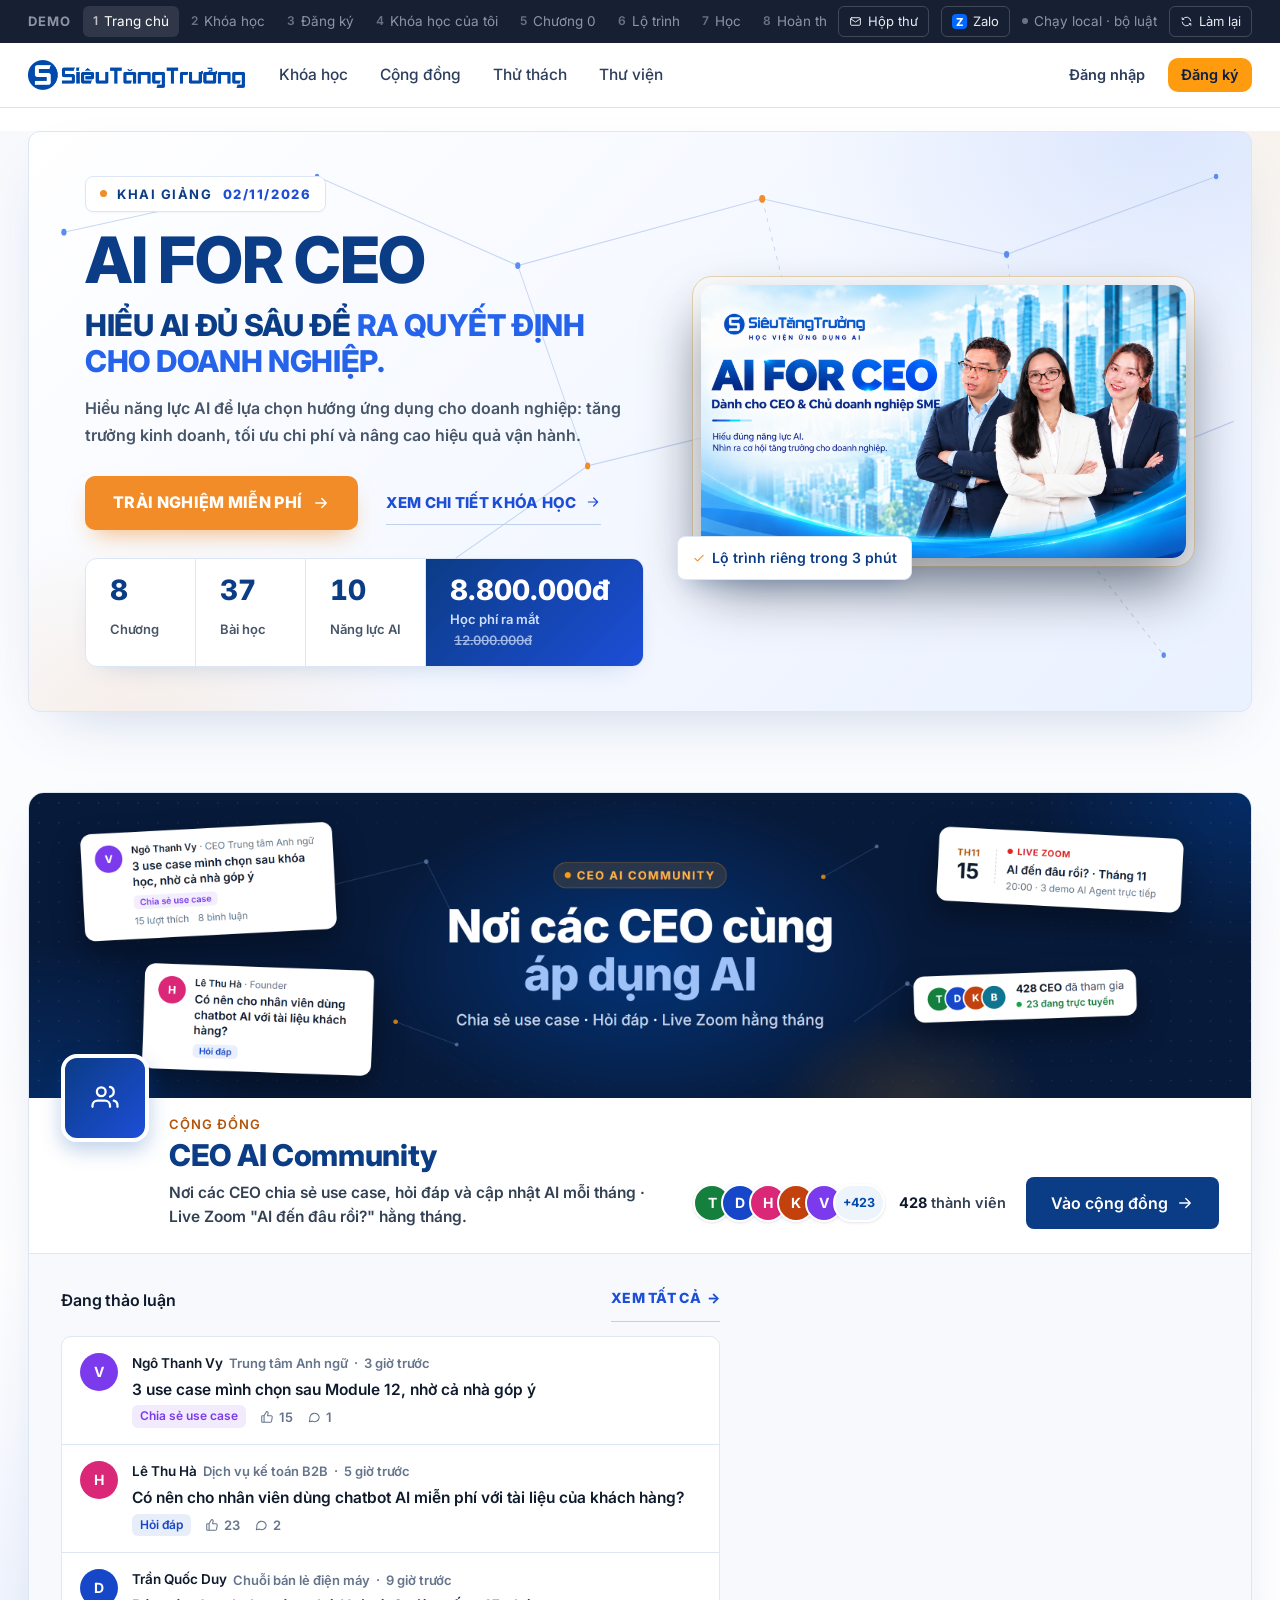
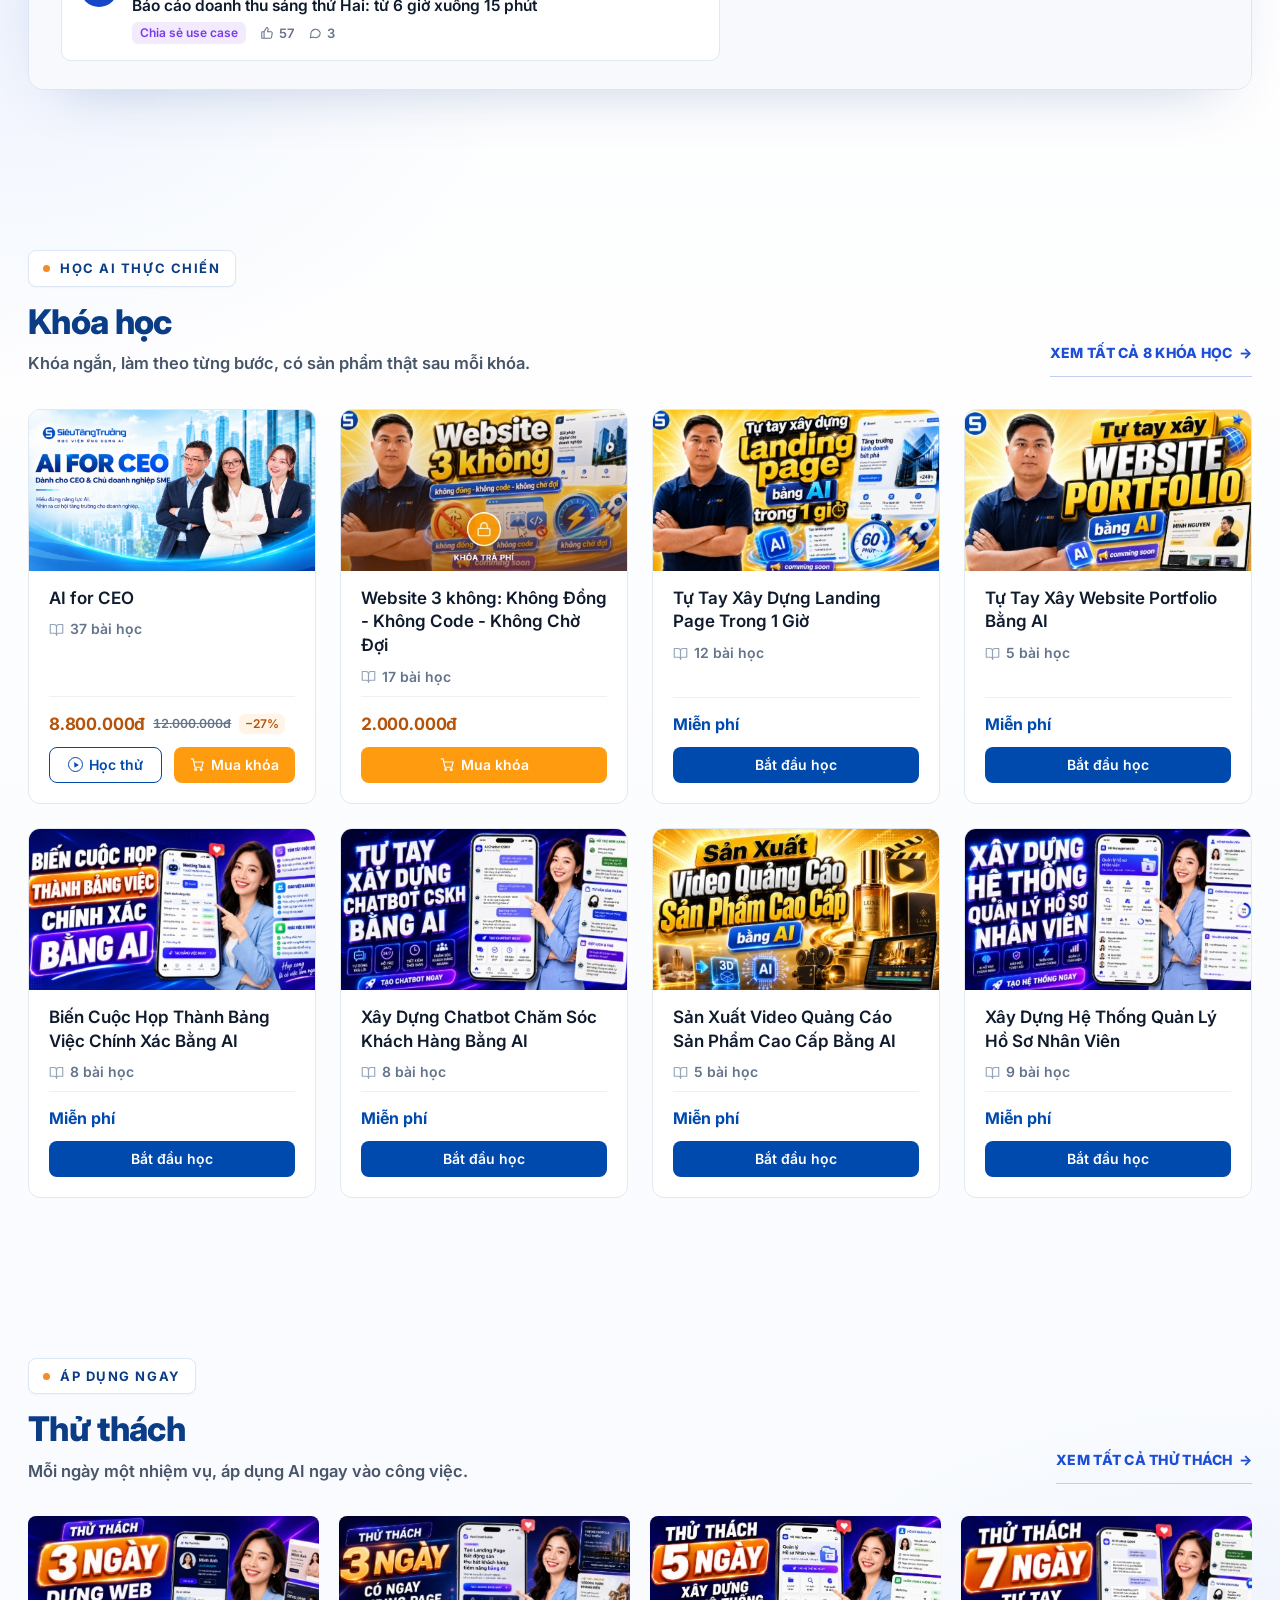
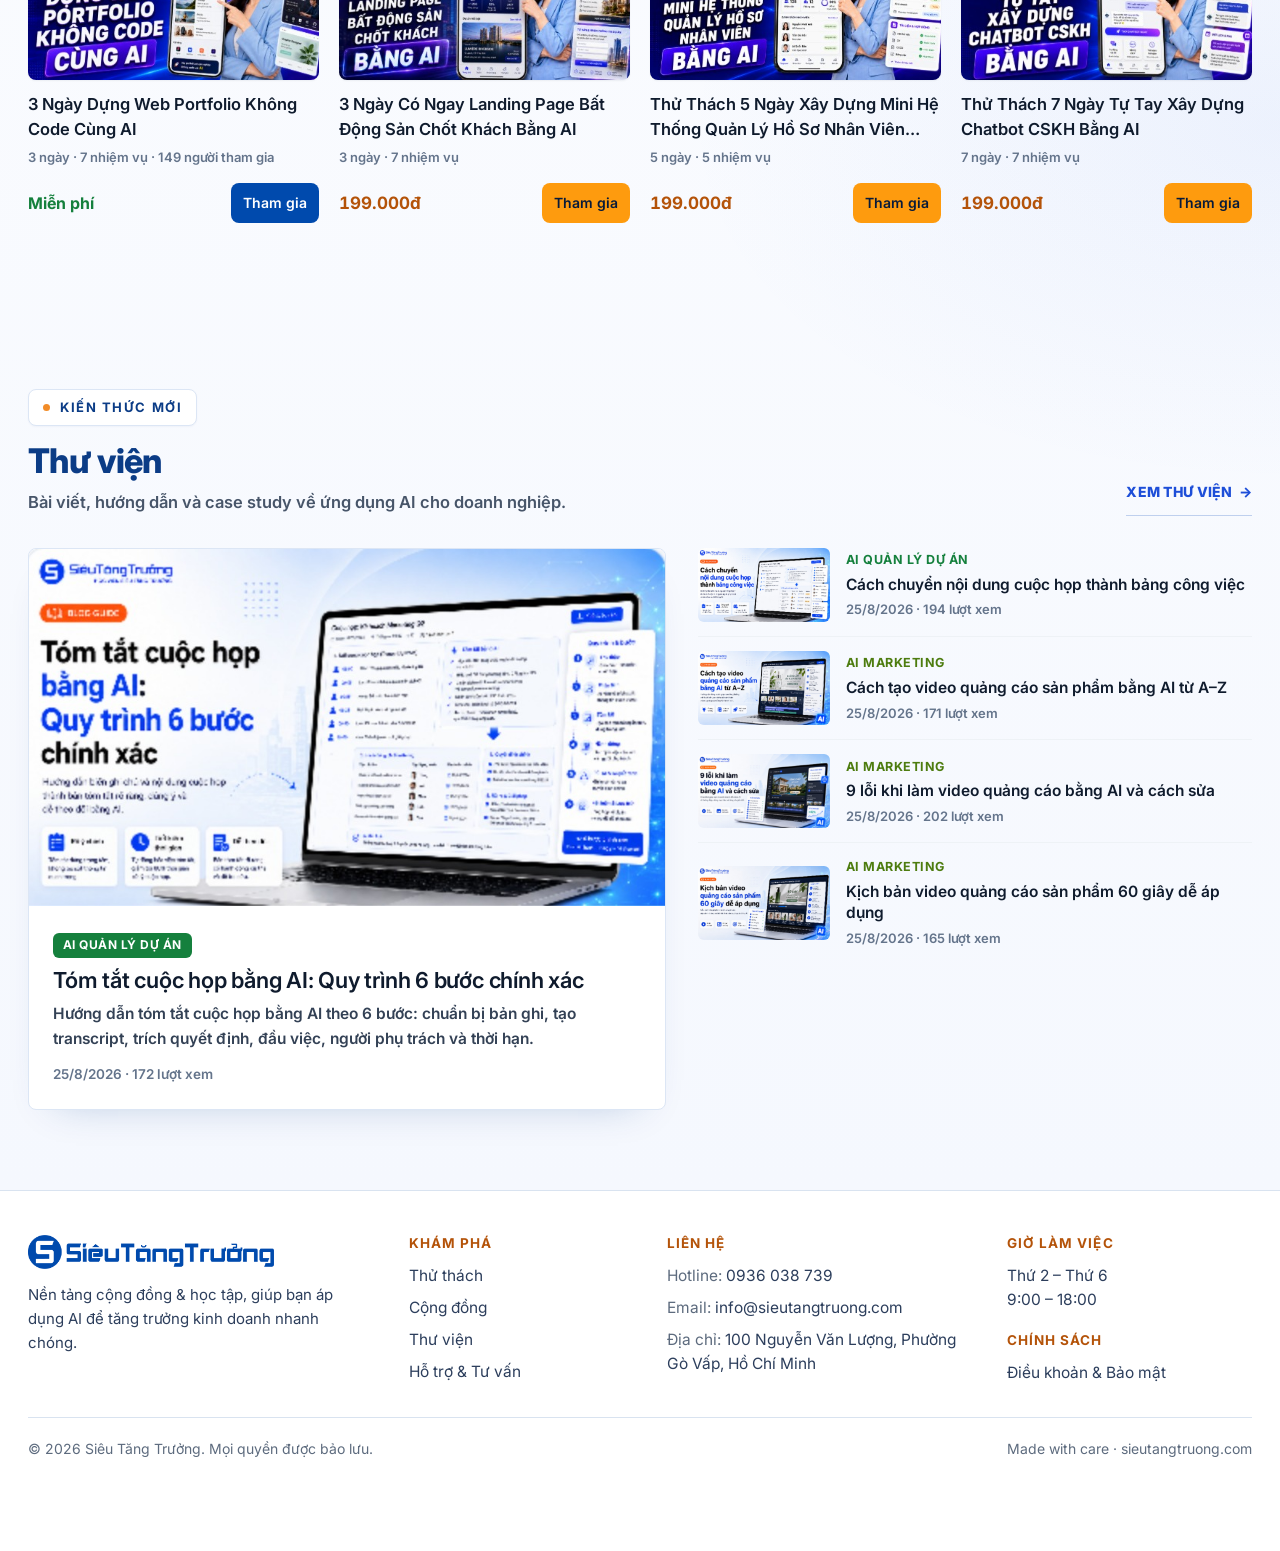
<file: index.html>
<!doctype html>
<html lang="vi">
<head>
<meta charset="utf-8">
<meta name="viewport" content="width=device-width,initial-scale=1,viewport-fit=cover">
<title>Hành trình AI for CEO</title>
<link rel="preconnect" href="https://fonts.googleapis.com">
<link rel="preconnect" href="https://fonts.gstatic.com" crossorigin>
<link rel="stylesheet" href="https://fonts.googleapis.com/css2?family=Inter:wght@400..800&family=Roboto:wght@400..800&display=swap">
<link rel="stylesheet" href="css/style.css">
</head>
<body>
<div id="app"></div>
<div id="toast" role="status" aria-live="polite"></div>

<!-- Thứ tự nạp quan trọng: dữ liệu → logic → giao diện → khởi động -->
<script src="js/data.js"></script>      <!-- nội dung khóa học: module, bài tập, giá -->
<script src="js/planner.js"></script>   <!-- chia bài học, cá nhân hóa lộ trình, AI -->
<script src="js/chatbot.js"></script>   <!-- chatbot onboarding + AI Learning Assistant -->
<script src="js/email.js"></script>     <!-- email tự động: xác nhận đăng ký (hộp thư mô phỏng) -->
<script src="js/dashboard.js"></script> <!-- Dashboard: bản đồ năng lực, hành trình, chia sẻ Facebook -->
<script src="js/remind.js"></script>    <!-- nhắc lịch học kiểu Duolingo: Email + Zalo OA -->
<script src="js/community.js"></script> <!-- CEO AI Community kiểu Skool, mở ở tab riêng -->
<script src="js/screens.js"></script>   <!-- giao diện từng màn hình -->
<script src="js/app.js"></script>       <!-- trạng thái, điều hướng, nút bấm, khởi động -->
</body>
</html>
</file>
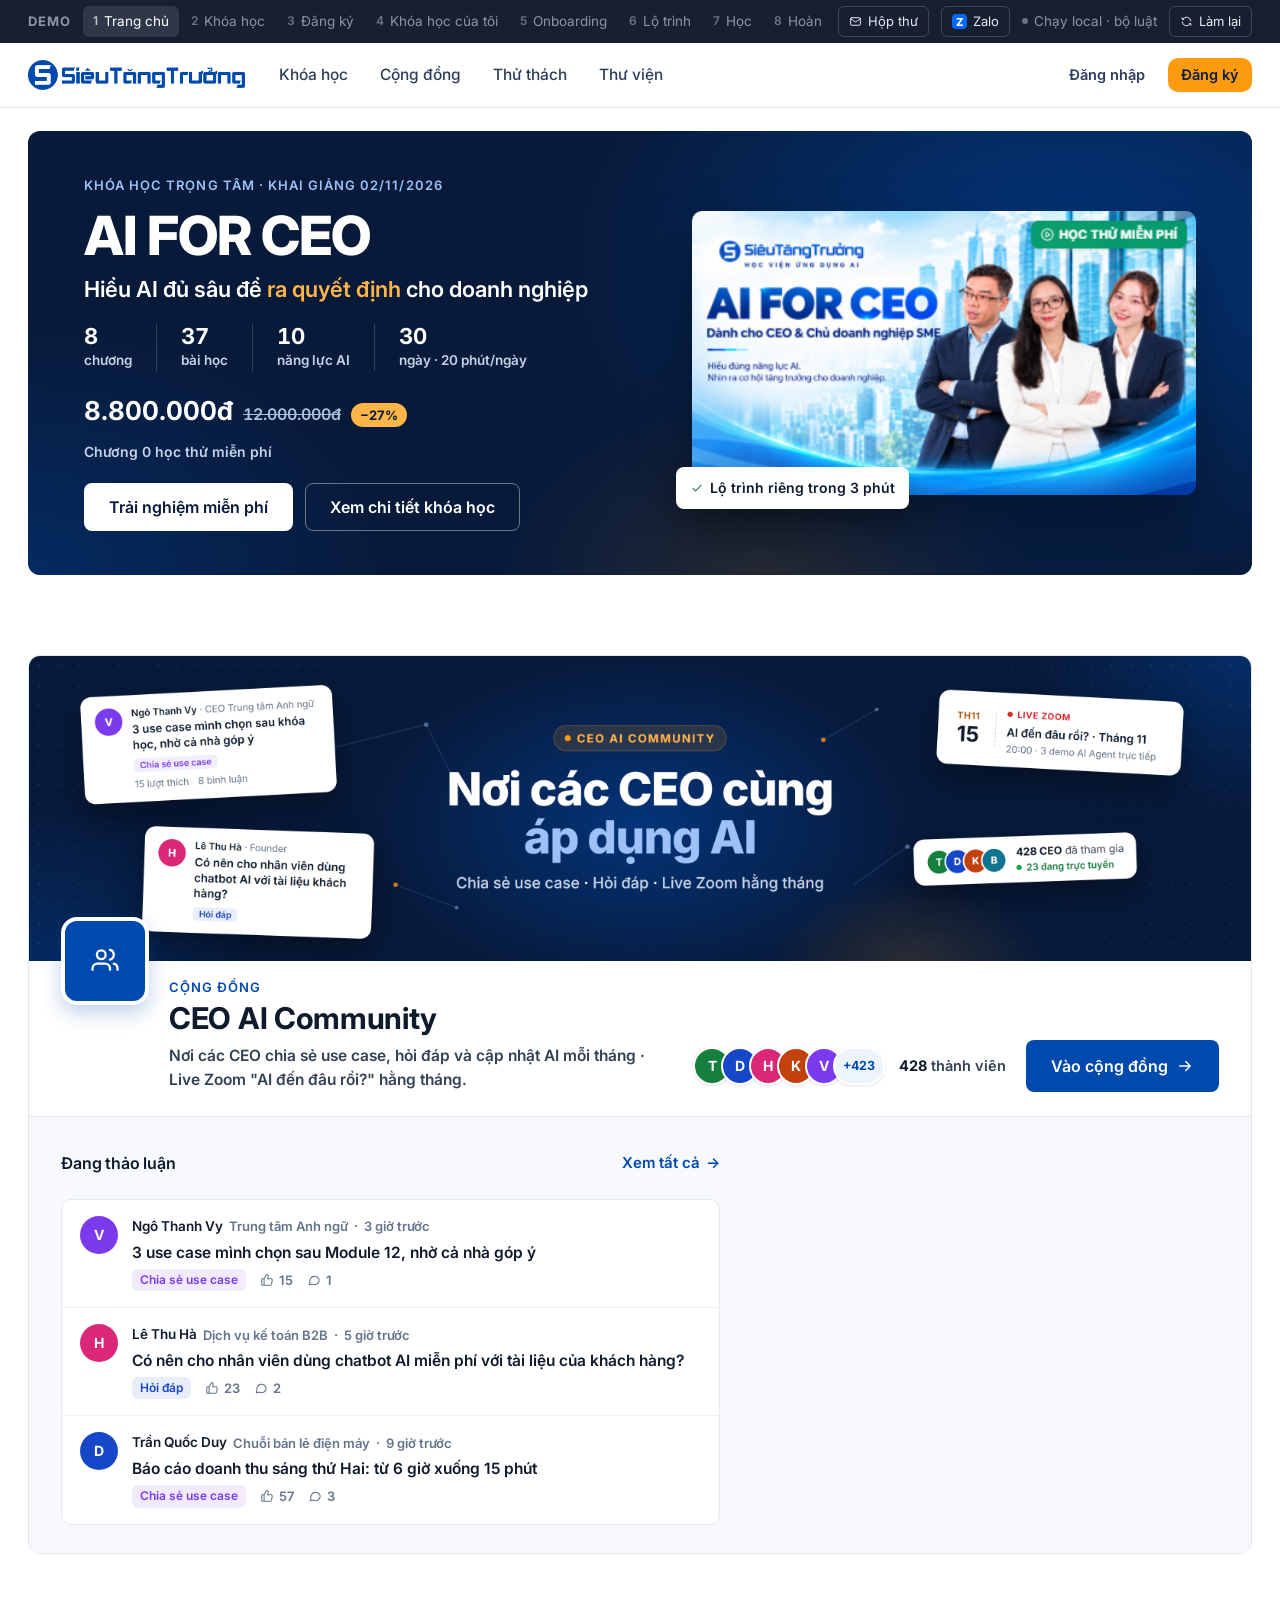
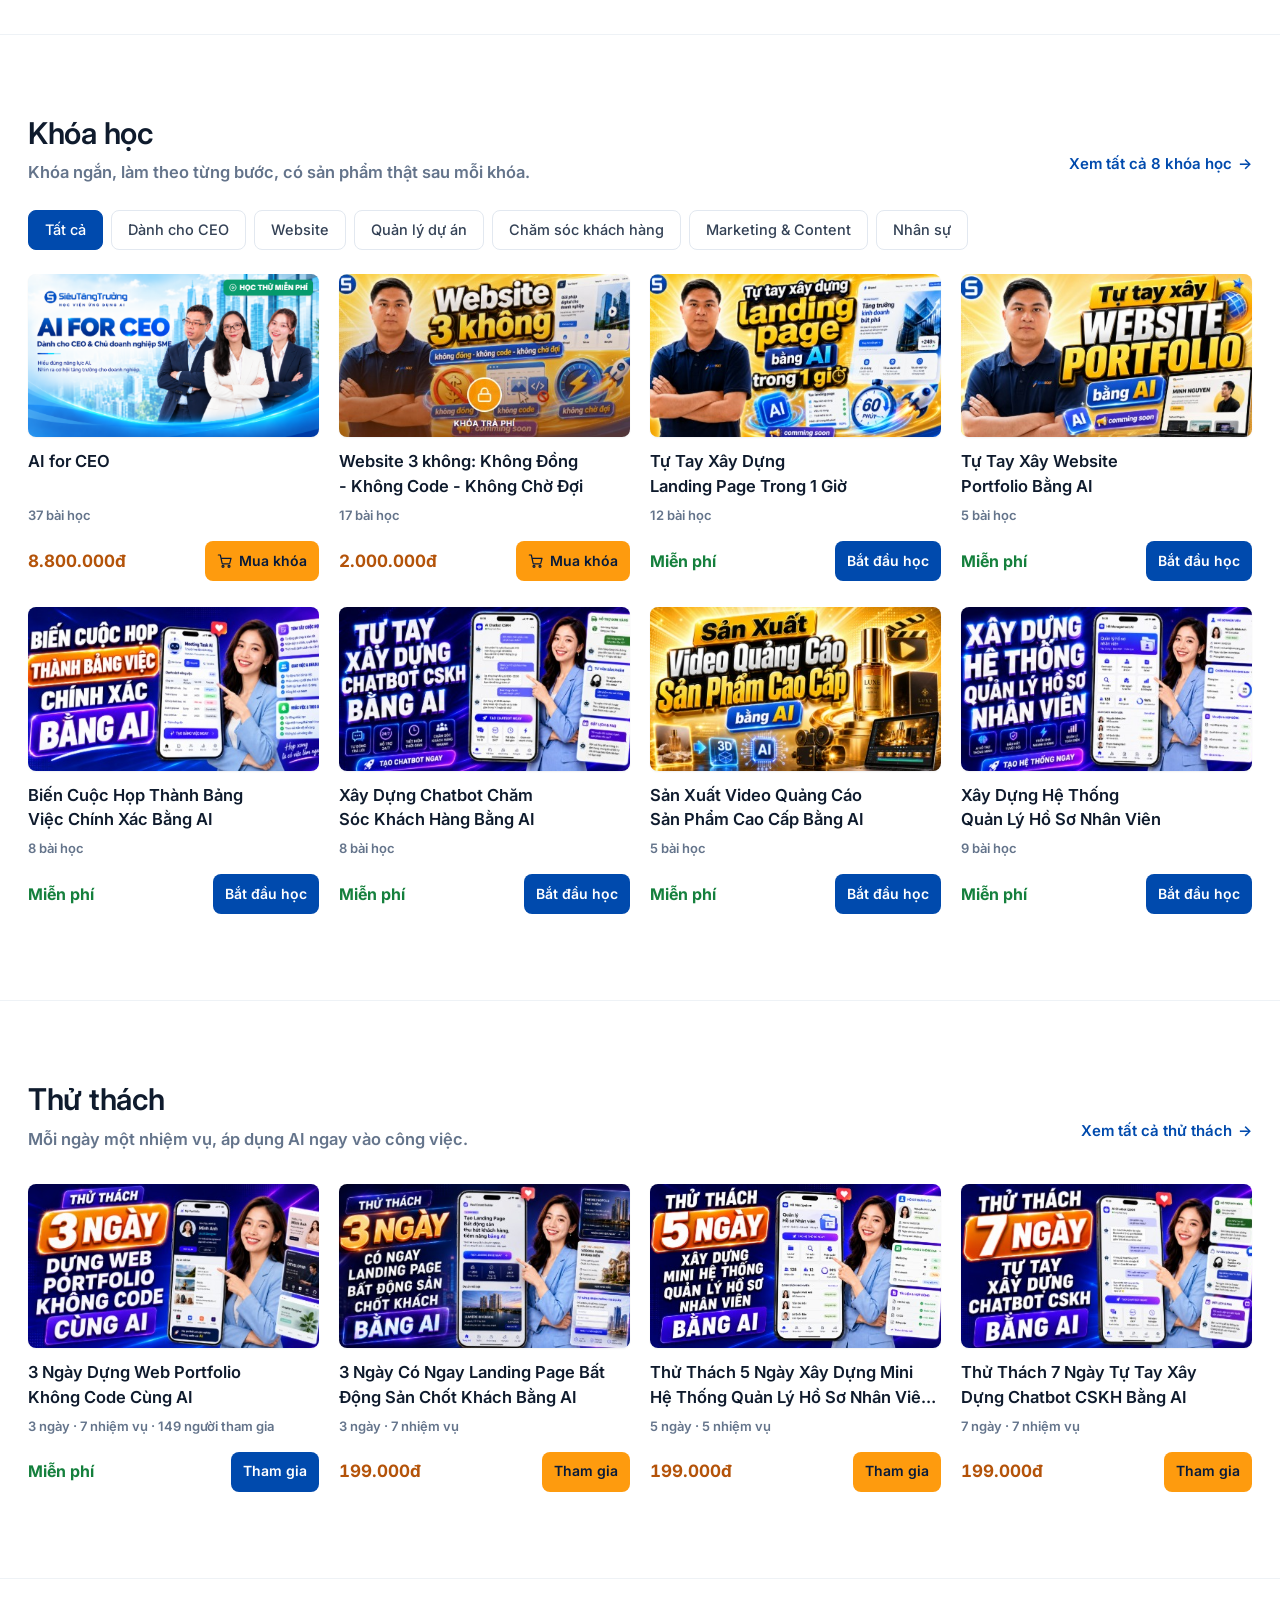
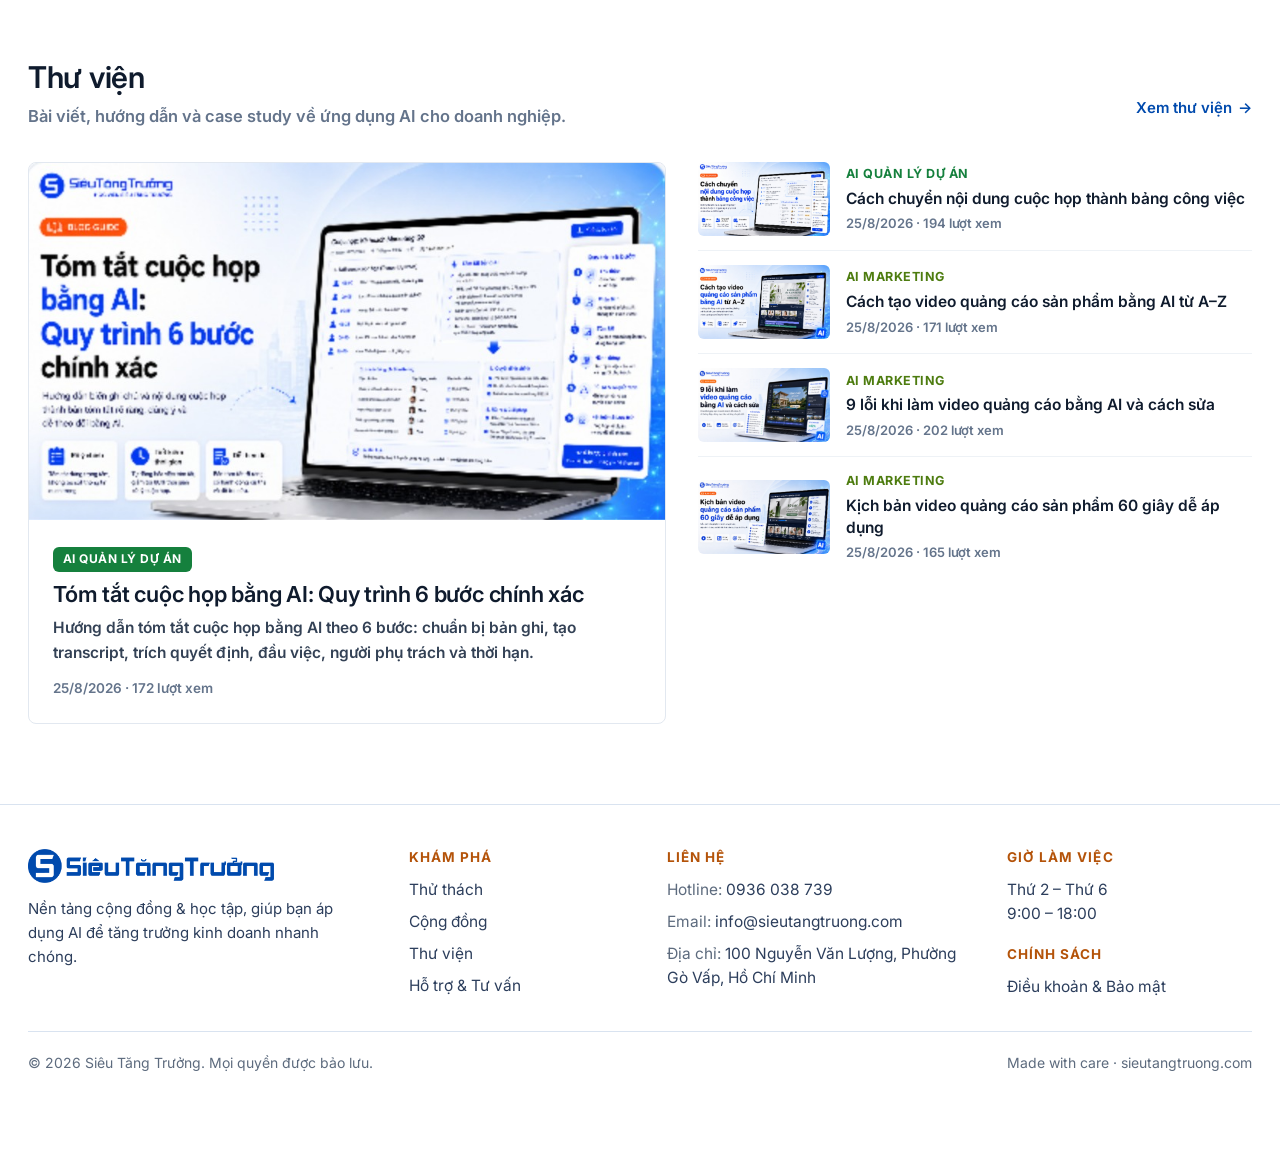
<file: v2/index.html>
<!doctype html>
<html lang="vi">
<head>
<meta charset="utf-8">
<meta name="viewport" content="width=device-width,initial-scale=1,viewport-fit=cover">
<title>Hành trình AI for CEO · Bản 2 (onboarding cũ)</title>
<link rel="preconnect" href="https://fonts.googleapis.com">
<link rel="preconnect" href="https://fonts.gstatic.com" crossorigin>
<link rel="stylesheet" href="https://fonts.googleapis.com/css2?family=Inter:wght@400..800&family=Roboto:wght@400..800&display=swap">
<link rel="stylesheet" href="../css/style.css">
</head>
<body>
<div id="app"></div>
<div id="toast" role="status" aria-live="polite"></div>

<!-- Thứ tự nạp quan trọng: dữ liệu → logic → giao diện → khởi động -->
<!-- Bản 2: giống bản 1 nhưng giữ màn Onboarding cũ (chatbot 7 câu), dùng bộ js riêng trong v2/js -->
<script src="js/data.js"></script>      <!-- nội dung khóa học: module, bài tập, giá -->
<script src="js/planner.js"></script>   <!-- chia bài học, cá nhân hóa lộ trình, AI -->
<script src="js/chatbot.js"></script>   <!-- chatbot onboarding + AI Learning Assistant -->
<script src="js/email.js"></script>     <!-- email tự động: xác nhận đăng ký (hộp thư mô phỏng) -->
<script src="js/dashboard.js"></script> <!-- Dashboard: bản đồ năng lực, hành trình, chia sẻ Facebook -->
<script src="js/remind.js"></script>    <!-- nhắc lịch học kiểu Duolingo: Email + Zalo OA -->
<script src="js/community.js"></script> <!-- CEO AI Community kiểu Skool, mở ở tab riêng -->
<script src="js/screens.js"></script>   <!-- giao diện từng màn hình -->
<script src="js/app.js"></script>       <!-- trạng thái, điều hướng, nút bấm, khởi động -->
</body>
</html>
</file>
